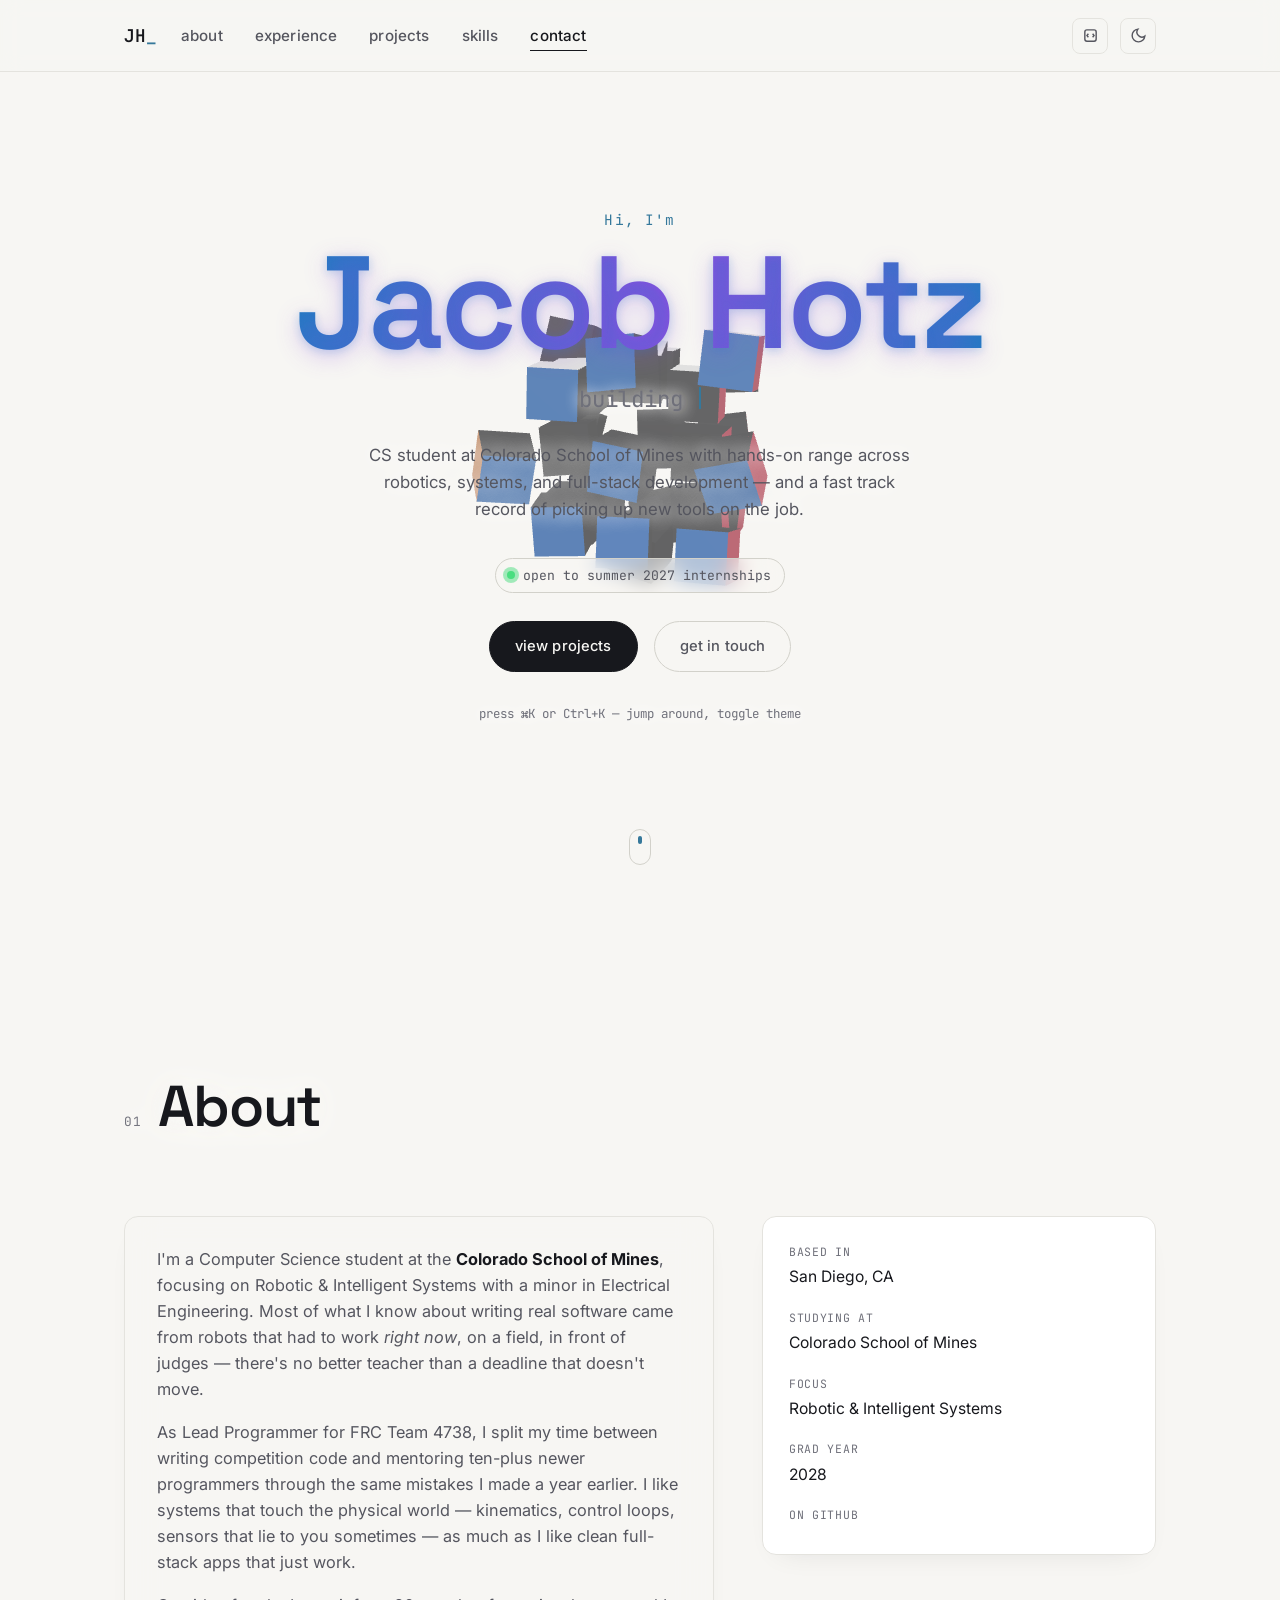
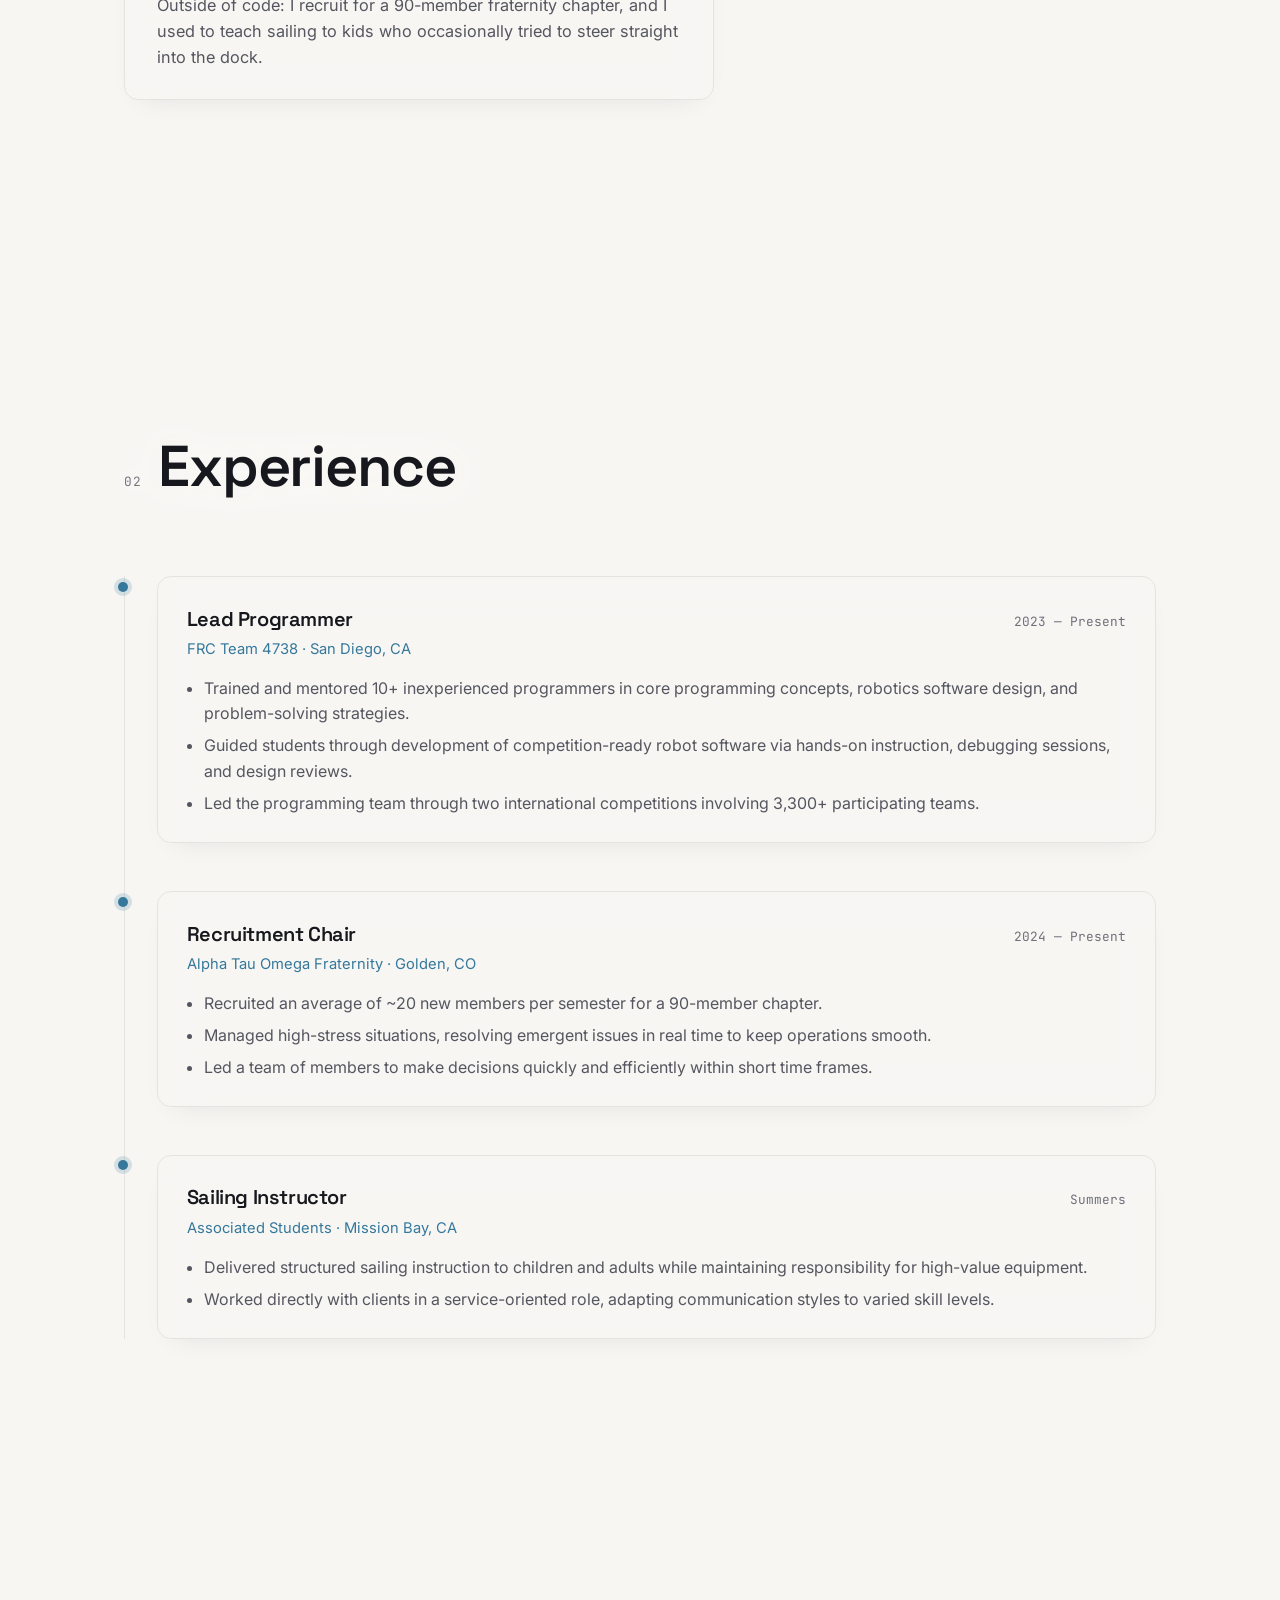
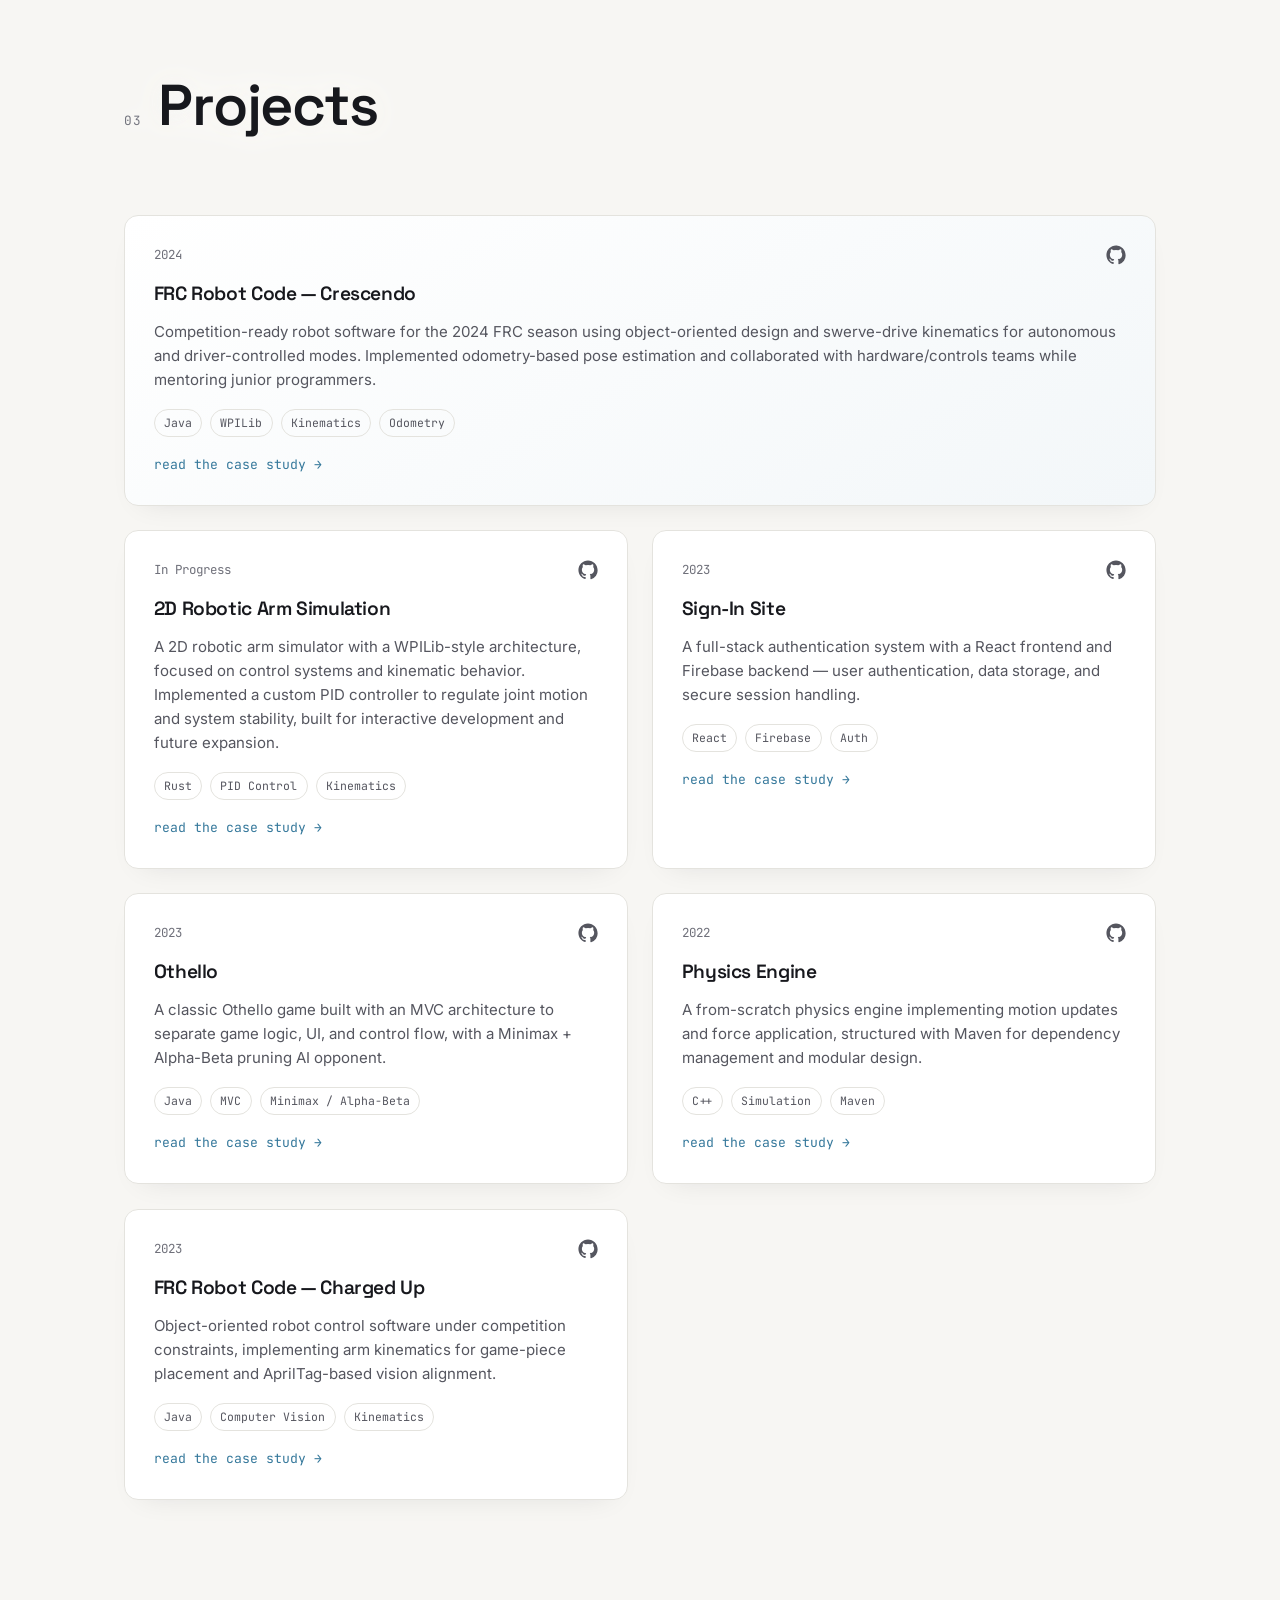
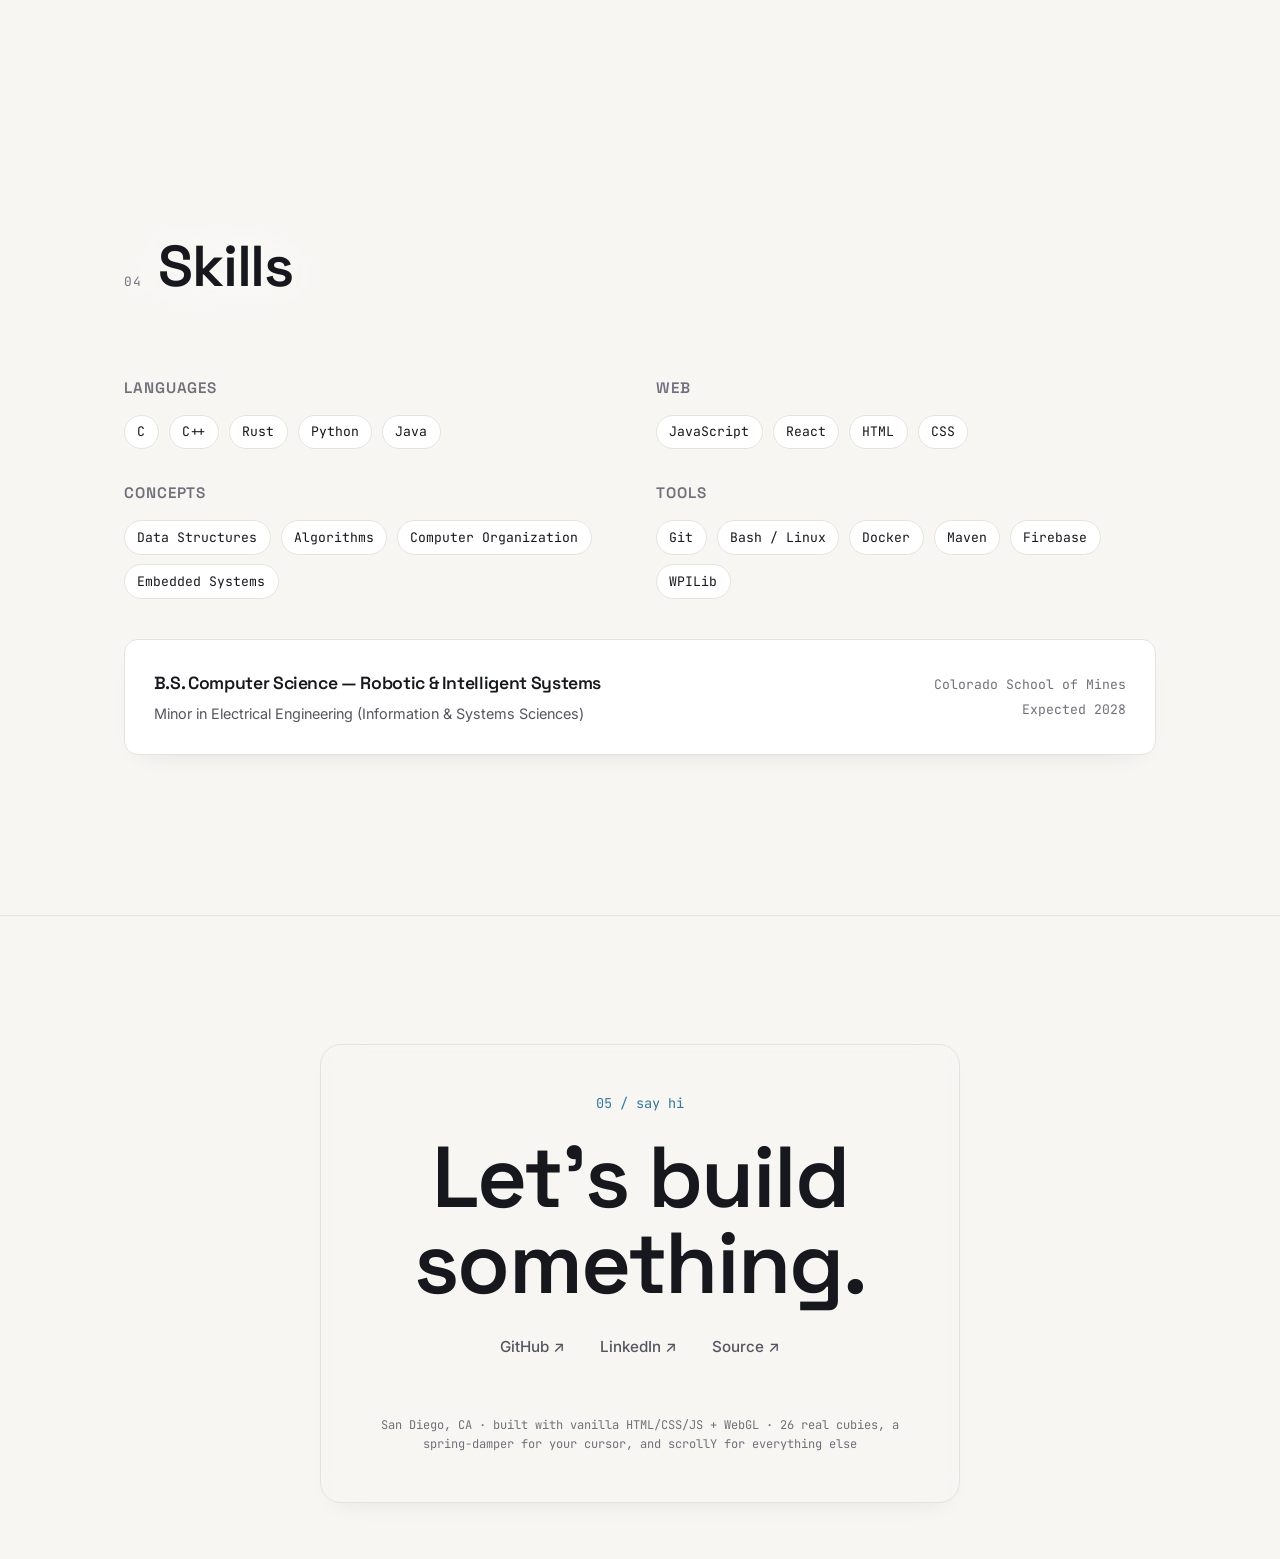
<file: index.html>
<!DOCTYPE html>
<html lang="en">
<head>
<meta charset="UTF-8">
<meta name="viewport" content="width=device-width, initial-scale=1.0">
<title>Jacob Hotz — CS Student & Robotics Programmer</title>
<meta name="description" content="Portfolio of Jacob Hotz, a Computer Science student at Colorado School of Mines with hands-on experience in robotics, systems, and full-stack development.">
<link rel="canonical" href="https://jacueblol.github.io/">
<meta name="theme-color" content="#0b0c10">

<meta property="og:type" content="website">
<meta property="og:url" content="https://jacueblol.github.io/">
<meta property="og:title" content="Jacob Hotz — CS Student & Robotics Programmer">
<meta property="og:description" content="CS student at Colorado School of Mines with hands-on range across robotics, systems, and full-stack development.">
<meta property="og:image" content="https://jacueblol.github.io/assets/og-image.png">
<meta property="og:image:width" content="1200">
<meta property="og:image:height" content="630">

<meta name="twitter:card" content="summary_large_image">
<meta name="twitter:title" content="Jacob Hotz — CS Student & Robotics Programmer">
<meta name="twitter:description" content="CS student at Colorado School of Mines with hands-on range across robotics, systems, and full-stack development.">
<meta name="twitter:image" content="https://jacueblol.github.io/assets/og-image.png">

<link rel="icon" type="image/svg+xml" href="assets/favicon.svg">
<link rel="apple-touch-icon" href="assets/apple-touch-icon.png">
<link rel="manifest" href="site.webmanifest">
<link rel="preconnect" href="https://fonts.googleapis.com">
<link rel="preconnect" href="https://fonts.gstatic.com" crossorigin>
<link rel="modulepreload" href="js/vendor/three.module.js">
<link href="https://fonts.googleapis.com/css2?family=Space+Grotesk:wght@400;500;600;700&family=Inter:wght@400;500;600&family=JetBrains+Mono:wght@400;500;600&display=swap" rel="stylesheet">
<link rel="stylesheet" href="css/style.css">
<script type="application/ld+json">
{
  "@context": "https://schema.org",
  "@type": "Person",
  "name": "Jacob Hotz",
  "url": "https://jacueblol.github.io/",
  "image": "https://jacueblol.github.io/assets/og-image.png",
  "jobTitle": "Computer Science Student",
  "description": "CS student at Colorado School of Mines with hands-on range across robotics, systems, and full-stack development.",
  "alumniOf": {
    "@type": "CollegeOrUniversity",
    "name": "Colorado School of Mines"
  },
  "sameAs": [
    "https://github.com/jacueblol",
    "https://linkedin.com/in/jacob-hotz"
  ]
}
</script>
</head>
<body>

<div class="scroll-progress" id="scrollProgress" aria-hidden="true"></div>

<canvas id="cube-canvas" aria-hidden="true"></canvas>

<a class="skip-link" href="#main">Skip to content</a>

<header class="nav-wrap">
  <nav class="nav">
    <a href="#hero" class="nav-logo" aria-label="Jacob Hotz — home">JH<span class="cursor-blink">_</span></a>
    <button class="nav-toggle" id="navToggle" aria-expanded="false" aria-controls="navLinks" aria-label="Toggle navigation">
      <span></span><span></span><span></span>
    </button>
    <ul class="nav-links" id="navLinks">
      <li><a href="#about" data-nav>about</a></li>
      <li><a href="#experience" data-nav>experience</a></li>
      <li><a href="#projects" data-nav>projects</a></li>
      <li><a href="#skills" data-nav>skills</a></li>
      <li><a href="#contact" data-nav>contact</a></li>
    </ul>
    <div class="nav-actions">
      <button id="commandPaletteToggle" class="icon-btn" aria-label="Open quick navigation (Ctrl+K)" title="Quick nav (Ctrl+K)">
        <svg class="icon" viewBox="0 0 24 24" fill="none" stroke="currentColor" stroke-width="2"><rect x="4" y="4" width="16" height="16" rx="3"/><path d="M9 9.5 7 12l2 2.5M15 9.5 17 12l-2 2.5"/></svg>
      </button>
      <button id="themeToggle" class="icon-btn" aria-label="Toggle color theme" title="Toggle theme">
        <svg class="icon icon-sun" viewBox="0 0 24 24" fill="none" stroke="currentColor" stroke-width="2"><circle cx="12" cy="12" r="4"/><path d="M12 2v2M12 20v2M4.93 4.93l1.41 1.41M17.66 17.66l1.41 1.41M2 12h2M20 12h2M4.93 19.07l1.41-1.41M17.66 6.34l1.41-1.41"/></svg>
        <svg class="icon icon-moon" viewBox="0 0 24 24" fill="none" stroke="currentColor" stroke-width="2"><path d="M21 12.79A9 9 0 1 1 11.21 3 7 7 0 0 0 21 12.79z"/></svg>
      </button>
    </div>
  </nav>
</header>

<main id="main">

  <section id="hero" class="hero">
    <div class="hero-inner">
      <p class="eyebrow" data-reveal>Hi, I&apos;m</p>
      <h1 class="hero-name" data-reveal>Jacob Hotz</h1>
      <p class="hero-role" data-reveal>
        <span class="role-prefix">building</span>
        <span class="role-rotator" id="roleRotator" aria-live="polite"></span>
      </p>
      <p class="hero-blurb" data-reveal>
        CS student at Colorado School of Mines with hands-on range across robotics, systems,
        and full-stack development — and a fast track record of picking up new tools on the job.
      </p>
      <p class="availability-badge" data-reveal><span class="pulse-dot" aria-hidden="true"></span>open to summer 2027 internships</p>
      <div class="hero-cta" data-reveal>
        <a href="#projects" class="btn btn-primary">view projects</a>
        <a href="#contact" class="btn btn-ghost">get in touch</a>
      </div>
      <p class="hero-hint" data-reveal>press ⌘K or Ctrl+K — jump around, toggle theme</p>
    </div>
    <a href="#about" class="scroll-cue" aria-label="Scroll to About section">
      <span></span>
    </a>
  </section>

  <section id="about" class="section">
    <div class="section-head" data-reveal>
      <span class="section-tag">01</span>
      <h2>About</h2>
    </div>
    <div class="about-grid">
      <div class="about-text" data-reveal>
        <p>
          I'm a Computer Science student at the <strong>Colorado School of Mines</strong>, focusing on
          Robotic &amp; Intelligent Systems with a minor in Electrical Engineering. Most of what I know
          about writing real software came from robots that had to work <em>right now</em>, on a field,
          in front of judges — there's no better teacher than a deadline that doesn't move.
        </p>
        <p>
          As Lead Programmer for FRC Team 4738, I split my time between writing competition code and
          mentoring ten-plus newer programmers through the same mistakes I made a year earlier. I like
          systems that touch the physical world — kinematics, control loops, sensors that lie to you
          sometimes — as much as I like clean full-stack apps that just work.
        </p>
        <p>
          Outside of code: I recruit for a 90-member fraternity chapter, and I used to teach sailing to
          kids who occasionally tried to steer straight into the dock.
        </p>
      </div>
      <div class="about-facts" data-reveal>
        <div class="fact">
          <span class="fact-label">based in</span>
          <span class="fact-value">San Diego, CA</span>
        </div>
        <div class="fact">
          <span class="fact-label">studying at</span>
          <span class="fact-value">Colorado School of Mines</span>
        </div>
        <div class="fact">
          <span class="fact-label">focus</span>
          <span class="fact-value">Robotic &amp; Intelligent Systems</span>
        </div>
        <div class="fact">
          <span class="fact-label">grad year</span>
          <span class="fact-value">2028</span>
        </div>
        <div class="fact" id="githubStatFact" hidden>
          <span class="fact-label">on github</span>
          <span class="fact-value" id="githubStatValue"></span>
        </div>
      </div>
    </div>
  </section>

  <section id="experience" class="section">
    <div class="section-head" data-reveal>
      <span class="section-tag">02</span>
      <h2>Experience</h2>
    </div>
    <div class="timeline">

      <article class="timeline-item" data-reveal>
        <div class="timeline-marker"></div>
        <div class="timeline-content">
          <div class="timeline-top">
            <h3>Lead Programmer</h3>
            <span class="timeline-date">2023 — Present</span>
          </div>
          <p class="timeline-org">FRC Team 4738 · San Diego, CA</p>
          <ul>
            <li>Trained and mentored 10+ inexperienced programmers in core programming concepts, robotics software design, and problem-solving strategies.</li>
            <li>Guided students through development of competition-ready robot software via hands-on instruction, debugging sessions, and design reviews.</li>
            <li>Led the programming team through two international competitions involving 3,300+ participating teams.</li>
          </ul>
        </div>
      </article>

      <article class="timeline-item" data-reveal>
        <div class="timeline-marker"></div>
        <div class="timeline-content">
          <div class="timeline-top">
            <h3>Recruitment Chair</h3>
            <span class="timeline-date">2024 — Present</span>
          </div>
          <p class="timeline-org">Alpha Tau Omega Fraternity · Golden, CO</p>
          <ul>
            <li>Recruited an average of ~20 new members per semester for a 90-member chapter.</li>
            <li>Managed high-stress situations, resolving emergent issues in real time to keep operations smooth.</li>
            <li>Led a team of members to make decisions quickly and efficiently within short time frames.</li>
          </ul>
        </div>
      </article>

      <article class="timeline-item" data-reveal>
        <div class="timeline-marker"></div>
        <div class="timeline-content">
          <div class="timeline-top">
            <h3>Sailing Instructor</h3>
            <span class="timeline-date">Summers</span>
          </div>
          <p class="timeline-org">Associated Students · Mission Bay, CA</p>
          <ul>
            <li>Delivered structured sailing instruction to children and adults while maintaining responsibility for high-value equipment.</li>
            <li>Worked directly with clients in a service-oriented role, adapting communication styles to varied skill levels.</li>
          </ul>
        </div>
      </article>

    </div>
  </section>

  <section id="projects" class="section">
    <div class="section-head" data-reveal>
      <span class="section-tag">03</span>
      <h2>Projects</h2>
    </div>

    <div class="project-grid">

      <article class="project-card project-card-feature" data-reveal>
        <div class="project-top">
          <span class="project-year">2024</span>
          <div class="project-links">
            <a href="https://github.com/jacueblol/AdvantageKit_Swerve_Patribots" target="_blank" rel="noopener" aria-label="View FRC Crescendo code on GitHub">
              <svg class="icon" viewBox="0 0 24 24" fill="currentColor"><path d="M12 .5C5.65.5.5 5.65.5 12c0 5.09 3.29 9.4 7.86 10.93.58.1.79-.25.79-.56 0-.27-.01-1.17-.02-2.12-3.2.7-3.88-1.36-3.88-1.36-.52-1.33-1.28-1.68-1.28-1.68-1.04-.71.08-.7.08-.7 1.15.08 1.76 1.18 1.76 1.18 1.03 1.76 2.7 1.25 3.36.96.1-.75.4-1.25.73-1.54-2.55-.29-5.24-1.28-5.24-5.69 0-1.26.45-2.29 1.18-3.1-.12-.29-.51-1.46.11-3.05 0 0 .97-.31 3.18 1.18a11 11 0 0 1 5.8 0c2.2-1.49 3.17-1.18 3.17-1.18.63 1.59.24 2.76.12 3.05.74.81 1.18 1.84 1.18 3.1 0 4.42-2.7 5.4-5.26 5.68.42.36.78 1.07.78 2.16 0 1.56-.01 2.82-.01 3.2 0 .31.21.67.8.56A10.52 10.52 0 0 0 23.5 12c0-6.35-5.15-11.5-11.5-11.5Z"/></svg>
            </a>
          </div>
        </div>
        <h3>FRC Robot Code — Crescendo</h3>
        <p>
          Competition-ready robot software for the 2024 FRC season using object-oriented design and
          swerve-drive kinematics for autonomous and driver-controlled modes. Implemented odometry-based
          pose estimation and collaborated with hardware/controls teams while mentoring junior programmers.
        </p>
        <div class="project-tags">
          <span>Java</span><span>WPILib</span><span>Kinematics</span><span>Odometry</span>
        </div>
        <button class="project-more" data-case="crescendo">read the case study →</button>
      </article>

      <article class="project-card" data-reveal>
        <div class="project-top">
          <span class="project-year">In Progress</span>
          <div class="project-links">
            <a href="https://github.com/jacueblol/2D-Arm" target="_blank" rel="noopener" aria-label="View 2D Robotic Arm Simulation on GitHub">
              <svg class="icon" viewBox="0 0 24 24" fill="currentColor"><path d="M12 .5C5.65.5.5 5.65.5 12c0 5.09 3.29 9.4 7.86 10.93.58.1.79-.25.79-.56 0-.27-.01-1.17-.02-2.12-3.2.7-3.88-1.36-3.88-1.36-.52-1.33-1.28-1.68-1.28-1.68-1.04-.71.08-.7.08-.7 1.15.08 1.76 1.18 1.76 1.18 1.03 1.76 2.7 1.25 3.36.96.1-.75.4-1.25.73-1.54-2.55-.29-5.24-1.28-5.24-5.69 0-1.26.45-2.29 1.18-3.1-.12-.29-.51-1.46.11-3.05 0 0 .97-.31 3.18 1.18a11 11 0 0 1 5.8 0c2.2-1.49 3.17-1.18 3.17-1.18.63 1.59.24 2.76.12 3.05.74.81 1.18 1.84 1.18 3.1 0 4.42-2.7 5.4-5.26 5.68.42.36.78 1.07.78 2.16 0 1.56-.01 2.82-.01 3.2 0 .31.21.67.8.56A10.52 10.52 0 0 0 23.5 12c0-6.35-5.15-11.5-11.5-11.5Z"/></svg>
            </a>
          </div>
        </div>
        <h3>2D Robotic Arm Simulation</h3>
        <p>
          A 2D robotic arm simulator with a WPILib-style architecture, focused on control systems and
          kinematic behavior. Implemented a custom PID controller to regulate joint motion and system
          stability, built for interactive development and future expansion.
        </p>
        <div class="project-tags">
          <span>Rust</span><span>PID Control</span><span>Kinematics</span>
        </div>
        <button class="project-more" data-case="arm-sim">read the case study →</button>
      </article>

      <article class="project-card" data-reveal>
        <div class="project-top">
          <span class="project-year">2023</span>
          <div class="project-links">
            <a href="https://github.com/jacueblol/signin-site" target="_blank" rel="noopener" aria-label="View Sign-In Site on GitHub">
              <svg class="icon" viewBox="0 0 24 24" fill="currentColor"><path d="M12 .5C5.65.5.5 5.65.5 12c0 5.09 3.29 9.4 7.86 10.93.58.1.79-.25.79-.56 0-.27-.01-1.17-.02-2.12-3.2.7-3.88-1.36-3.88-1.36-.52-1.33-1.28-1.68-1.28-1.68-1.04-.71.08-.7.08-.7 1.15.08 1.76 1.18 1.76 1.18 1.03 1.76 2.7 1.25 3.36.96.1-.75.4-1.25.73-1.54-2.55-.29-5.24-1.28-5.24-5.69 0-1.26.45-2.29 1.18-3.1-.12-.29-.51-1.46.11-3.05 0 0 .97-.31 3.18 1.18a11 11 0 0 1 5.8 0c2.2-1.49 3.17-1.18 3.17-1.18.63 1.59.24 2.76.12 3.05.74.81 1.18 1.84 1.18 3.1 0 4.42-2.7 5.4-5.26 5.68.42.36.78 1.07.78 2.16 0 1.56-.01 2.82-.01 3.2 0 .31.21.67.8.56A10.52 10.52 0 0 0 23.5 12c0-6.35-5.15-11.5-11.5-11.5Z"/></svg>
            </a>
          </div>
        </div>
        <h3>Sign-In Site</h3>
        <p>
          A full-stack authentication system with a React frontend and Firebase backend — user
          authentication, data storage, and secure session handling.
        </p>
        <div class="project-tags">
          <span>React</span><span>Firebase</span><span>Auth</span>
        </div>
        <button class="project-more" data-case="signin">read the case study →</button>
      </article>

      <article class="project-card" data-reveal>
        <div class="project-top">
          <span class="project-year">2023</span>
          <div class="project-links">
            <a href="https://github.com/jacueblol/MVC-Othello" target="_blank" rel="noopener" aria-label="View Othello on GitHub">
              <svg class="icon" viewBox="0 0 24 24" fill="currentColor"><path d="M12 .5C5.65.5.5 5.65.5 12c0 5.09 3.29 9.4 7.86 10.93.58.1.79-.25.79-.56 0-.27-.01-1.17-.02-2.12-3.2.7-3.88-1.36-3.88-1.36-.52-1.33-1.28-1.68-1.28-1.68-1.04-.71.08-.7.08-.7 1.15.08 1.76 1.18 1.76 1.18 1.03 1.76 2.7 1.25 3.36.96.1-.75.4-1.25.73-1.54-2.55-.29-5.24-1.28-5.24-5.69 0-1.26.45-2.29 1.18-3.1-.12-.29-.51-1.46.11-3.05 0 0 .97-.31 3.18 1.18a11 11 0 0 1 5.8 0c2.2-1.49 3.17-1.18 3.17-1.18.63 1.59.24 2.76.12 3.05.74.81 1.18 1.84 1.18 3.1 0 4.42-2.7 5.4-5.26 5.68.42.36.78 1.07.78 2.16 0 1.56-.01 2.82-.01 3.2 0 .31.21.67.8.56A10.52 10.52 0 0 0 23.5 12c0-6.35-5.15-11.5-11.5-11.5Z"/></svg>
            </a>
          </div>
        </div>
        <h3>Othello</h3>
        <p>
          A classic Othello game built with an MVC architecture to separate game logic, UI, and
          control flow, with a Minimax + Alpha-Beta pruning AI opponent.
        </p>
        <div class="project-tags">
          <span>Java</span><span>MVC</span><span>Minimax / Alpha-Beta</span>
        </div>
        <button class="project-more" data-case="othello">read the case study →</button>
      </article>

      <article class="project-card" data-reveal>
        <div class="project-top">
          <span class="project-year">2022</span>
          <div class="project-links">
            <a href="https://github.com/jacueblol/Physics-Engine" target="_blank" rel="noopener" aria-label="View Physics Engine on GitHub">
              <svg class="icon" viewBox="0 0 24 24" fill="currentColor"><path d="M12 .5C5.65.5.5 5.65.5 12c0 5.09 3.29 9.4 7.86 10.93.58.1.79-.25.79-.56 0-.27-.01-1.17-.02-2.12-3.2.7-3.88-1.36-3.88-1.36-.52-1.33-1.28-1.68-1.28-1.68-1.04-.71.08-.7.08-.7 1.15.08 1.76 1.18 1.76 1.18 1.03 1.76 2.7 1.25 3.36.96.1-.75.4-1.25.73-1.54-2.55-.29-5.24-1.28-5.24-5.69 0-1.26.45-2.29 1.18-3.1-.12-.29-.51-1.46.11-3.05 0 0 .97-.31 3.18 1.18a11 11 0 0 1 5.8 0c2.2-1.49 3.17-1.18 3.17-1.18.63 1.59.24 2.76.12 3.05.74.81 1.18 1.84 1.18 3.1 0 4.42-2.7 5.4-5.26 5.68.42.36.78 1.07.78 2.16 0 1.56-.01 2.82-.01 3.2 0 .31.21.67.8.56A10.52 10.52 0 0 0 23.5 12c0-6.35-5.15-11.5-11.5-11.5Z"/></svg>
            </a>
          </div>
        </div>
        <h3>Physics Engine</h3>
        <p>
          A from-scratch physics engine implementing motion updates and force application, structured
          with Maven for dependency management and modular design.
        </p>
        <div class="project-tags">
          <span>C++</span><span>Simulation</span><span>Maven</span>
        </div>
        <button class="project-more" data-case="physics-engine">read the case study →</button>
      </article>

      <article class="project-card" data-reveal>
        <div class="project-top">
          <span class="project-year">2023</span>
          <div class="project-links">
            <a href="https://github.com/jacueblol?tab=repositories&q=CSCI210" target="_blank" rel="noopener" aria-label="View FRC Charged Up related repositories on GitHub">
              <svg class="icon" viewBox="0 0 24 24" fill="currentColor"><path d="M12 .5C5.65.5.5 5.65.5 12c0 5.09 3.29 9.4 7.86 10.93.58.1.79-.25.79-.56 0-.27-.01-1.17-.02-2.12-3.2.7-3.88-1.36-3.88-1.36-.52-1.33-1.28-1.68-1.28-1.68-1.04-.71.08-.7.08-.7 1.15.08 1.76 1.18 1.76 1.18 1.03 1.76 2.7 1.25 3.36.96.1-.75.4-1.25.73-1.54-2.55-.29-5.24-1.28-5.24-5.69 0-1.26.45-2.29 1.18-3.1-.12-.29-.51-1.46.11-3.05 0 0 .97-.31 3.18 1.18a11 11 0 0 1 5.8 0c2.2-1.49 3.17-1.18 3.17-1.18.63 1.59.24 2.76.12 3.05.74.81 1.18 1.84 1.18 3.1 0 4.42-2.7 5.4-5.26 5.68.42.36.78 1.07.78 2.16 0 1.56-.01 2.82-.01 3.2 0 .31.21.67.8.56A10.52 10.52 0 0 0 23.5 12c0-6.35-5.15-11.5-11.5-11.5Z"/></svg>
            </a>
          </div>
        </div>
        <h3>FRC Robot Code — Charged Up</h3>
        <p>
          Object-oriented robot control software under competition constraints, implementing arm
          kinematics for game-piece placement and AprilTag-based vision alignment.
        </p>
        <div class="project-tags">
          <span>Java</span><span>Computer Vision</span><span>Kinematics</span>
        </div>
        <button class="project-more" data-case="charged-up">read the case study →</button>
      </article>

    </div>
  </section>

  <section id="skills" class="section">
    <div class="section-head" data-reveal>
      <span class="section-tag">04</span>
      <h2>Skills</h2>
    </div>
    <div class="skills-grid">
      <div class="skill-group" data-reveal>
        <h3>Languages</h3>
        <div class="pill-row">
          <span class="pill">C</span><span class="pill">C++</span><span class="pill">Rust</span>
          <span class="pill">Python</span><span class="pill">Java</span>
        </div>
      </div>
      <div class="skill-group" data-reveal>
        <h3>Web</h3>
        <div class="pill-row">
          <span class="pill">JavaScript</span><span class="pill">React</span>
          <span class="pill">HTML</span><span class="pill">CSS</span>
        </div>
      </div>
      <div class="skill-group" data-reveal>
        <h3>Concepts</h3>
        <div class="pill-row">
          <span class="pill">Data Structures</span><span class="pill">Algorithms</span>
          <span class="pill">Computer Organization</span><span class="pill">Embedded Systems</span>
        </div>
      </div>
      <div class="skill-group" data-reveal>
        <h3>Tools</h3>
        <div class="pill-row">
          <span class="pill">Git</span><span class="pill">Bash / Linux</span><span class="pill">Docker</span>
          <span class="pill">Maven</span><span class="pill">Firebase</span><span class="pill">WPILib</span>
        </div>
      </div>
    </div>

    <div class="education-card" data-reveal>
      <div>
        <h3>B.S. Computer Science — Robotic &amp; Intelligent Systems</h3>
        <p>Minor in Electrical Engineering (Information &amp; Systems Sciences)</p>
      </div>
      <div class="education-meta">
        <span>Colorado School of Mines</span>
        <span>Expected 2028</span>
      </div>
    </div>
  </section>

</main>

<footer id="contact" class="footer">
  <div class="footer-inner" data-reveal>
    <p class="footer-eyebrow">05 / say hi</p>
    <h2 class="footer-title">Let's build<br>something.</h2>
    <div class="footer-links">
      <a href="https://github.com/jacueblol" target="_blank" rel="noopener">GitHub ↗</a>
      <a href="https://linkedin.com/in/jacob-hotz" target="_blank" rel="noopener">LinkedIn ↗</a>
      <a href="https://github.com/jacueblol/jacueblol.github.io" target="_blank" rel="noopener">Source ↗</a>
    </div>
    <p class="footer-note">San Diego, CA · built with vanilla HTML/CSS/JS + WebGL · 26 real cubies, a spring-damper for your cursor, and scrollY for everything else</p>
  </div>
</footer>

<dialog id="commandPalette" class="modal command-palette">
  <input type="text" id="commandInput" class="command-input" placeholder="Jump to a section, toggle theme…" autocomplete="off" spellcheck="false" aria-label="Command palette search">
  <ul id="commandList" class="command-list"></ul>
</dialog>

<dialog id="caseStudyModal" class="modal case-study-modal">
  <div class="modal-head">
    <span id="caseStudyYear"></span>
    <div class="modal-head-actions">
      <a id="caseStudyGithub" href="#" target="_blank" rel="noopener">view code ↗</a>
      <button id="caseStudyClose" class="icon-btn" aria-label="Close case study">
        <svg class="icon" viewBox="0 0 24 24" fill="none" stroke="currentColor" stroke-width="2"><path d="M6 6l12 12M18 6 6 18"/></svg>
      </button>
    </div>
  </div>
  <div class="case-study-body">
    <h3 id="caseStudyTitle"></h3>
    <div class="case-study-tags" id="caseStudyTags"></div>
    <div class="case-study-section">
      <span class="case-study-label">the problem</span>
      <p id="caseStudyProblem"></p>
    </div>
    <div class="case-study-section">
      <span class="case-study-label">the approach</span>
      <p id="caseStudyApproach"></p>
    </div>
    <div class="case-study-section">
      <span class="case-study-label">the result</span>
      <p id="caseStudyResult"></p>
    </div>
  </div>
</dialog>

<div id="toast" class="toast" role="status" aria-live="polite"></div>

<script src="js/main.js"></script>
<script type="module" src="js/scene.js"></script>
</body>
</html>
</file>
<file: css/style.css>
/* ---------- tokens ---------- */
:root {
  --bg: #0b0c10;
  --bg-elevated: #121319;
  --text: #f2f3f7;
  --text-dim: #9a9ba8;
  --text-faint: #7b7c92; /* verified >=4.5:1 against both --bg and --bg-elevated, at the small sizes this is used at */
  --accent: #8ecae6;
  --accent-2: #b794f6;
  --border: #23242f;
  --border-strong: #34364a;
  --font-display: 'Space Grotesk', 'Inter', sans-serif;
  --font-body: 'Inter', sans-serif;
  --font-mono: 'JetBrains Mono', monospace;
  --max-width: 1080px;
  --radius: 14px;
  --shadow-card: inset 0 1px 0 rgba(255, 255, 255, 0.04), 0 16px 40px -24px rgba(0, 0, 0, 0.55);
  --shadow-card-hover: inset 0 1px 0 rgba(255, 255, 255, 0.06), 0 22px 52px -24px rgba(0, 0, 0, 0.6);
  color-scheme: dark;
}

:root[data-theme="light"] {
  --bg: #f7f6f3;
  --bg-elevated: #ffffff;
  --text: #17181d;
  --text-dim: #55565f;
  --text-faint: #6f707a; /* verified >=4.5:1 against --bg */
  --accent: #35789b; /* verified >=4.5:1 against --bg */
  --accent-2: #7c5cbf;
  --border: #e4e3de;
  --border-strong: #d2d1ca;
  /* dark theme's shadows lean on a white inset highlight for a glassy
     edge, which just disappears on a white card — light theme instead
     gets a plain, much softer shadow tinted toward --text rather than
     pure black, which reads as elevation without looking heavy */
  --shadow-card: 0 12px 28px -18px rgba(23, 24, 29, 0.12);
  --shadow-card-hover: 0 18px 40px -18px rgba(23, 24, 29, 0.16);
  color-scheme: light;
}

* { box-sizing: border-box; }

html {
  scroll-behavior: smooth;
  /* keeps anchor jumps (nav links, CTA buttons, command-palette "go to"
     commands) from landing a section heading right behind the fixed nav */
  scroll-padding-top: 84px;
}

@media (prefers-reduced-motion: reduce) {
  html { scroll-behavior: auto; }
  *, *::before, *::after {
    animation-duration: 0.001ms !important;
    animation-iteration-count: 1 !important;
    transition-duration: 0.001ms !important;
    scroll-behavior: auto !important;
  }
}

body {
  margin: 0;
  background: var(--bg);
  color: var(--text);
  font-family: var(--font-body);
  line-height: 1.6;
  -webkit-font-smoothing: antialiased;
}

::selection {
  background: var(--accent-2);
  color: var(--bg); /* not a hardcoded dark value — light theme's accent-2 is too mid-toned for dark text at AA */
}

a { color: inherit; text-decoration: none; }

a:focus-visible, button:focus-visible {
  outline: 2px solid var(--accent);
  outline-offset: 3px;
  border-radius: 4px;
}

h1, h2, h3 {
  font-family: var(--font-display);
  font-weight: 600;
  margin: 0;
  letter-spacing: -0.02em;
}

p { margin: 0 0 1em; color: var(--text-dim); }
p:last-child { margin-bottom: 0; }

.skip-link {
  position: absolute;
  left: -999px;
  top: 0;
  background: var(--accent);
  color: var(--bg); /* verified >=4.5:1 in both themes; a hardcoded dark value failed AA against light theme's accent */
  padding: 0.75em 1em;
  z-index: 1000;
  border-radius: 0 0 8px 0;
}
.skip-link:focus { left: 0; }

#cube-canvas {
  position: fixed;
  inset: 0;
  width: 100%;
  height: 100%;
  z-index: 0;
  pointer-events: none;
  opacity: 0; /* JS drives the real opacity via inline style once it's running */
}

.scroll-progress {
  position: fixed;
  top: 0; left: 0;
  width: 100%;
  height: 2px;
  z-index: 200;
  background: linear-gradient(90deg, var(--accent), var(--accent-2));
  transform: scaleX(0);
  transform-origin: left;
  will-change: transform;
}

.icon { width: 20px; height: 20px; display: block; }

/* ---------- nav ---------- */
.nav-wrap {
  position: fixed;
  top: 0; left: 0; right: 0;
  z-index: 100;
  backdrop-filter: blur(10px);
  background: color-mix(in srgb, var(--bg) 78%, transparent);
  border-bottom: 1px solid var(--border);
}

.nav {
  max-width: var(--max-width);
  margin: 0 auto;
  padding: 1.1rem 1.5rem;
  display: flex;
  align-items: center;
  gap: 1.5rem;
}

.nav-logo {
  font-family: var(--font-mono);
  font-weight: 600;
  font-size: 1.1rem;
  color: var(--text);
}
.cursor-blink { animation: blink 1.1s step-end infinite; color: var(--accent); }
@keyframes blink { 50% { opacity: 0; } }

.nav-links {
  list-style: none;
  display: flex;
  gap: 2rem;
  margin: 0;
  padding: 0;
  flex: 1;
}
.nav-links a {
  font-family: var(--font-body);
  font-weight: 500;
  font-size: 0.95rem;
  letter-spacing: 0.01em;
  color: var(--text-dim);
  position: relative;
  transition: color 0.2s ease;
}
.nav-links a::after {
  content: "";
  position: absolute;
  left: 0; right: 0; bottom: -6px;
  height: 1px;
  background: var(--text);
  transform: scaleX(0);
  transform-origin: left;
  transition: transform 0.25s ease;
}
.nav-links a:hover, .nav-links a.active { color: var(--text); }
.nav-links a:hover::after, .nav-links a.active::after { transform: scaleX(1); }

.nav-actions {
  display: flex;
  align-items: center;
  gap: 0.75rem;
}

.icon-btn {
  background: none;
  border: 1px solid var(--border);
  border-radius: 8px;
  width: 36px;
  height: 36px;
  display: flex;
  align-items: center;
  justify-content: center;
  cursor: pointer;
  color: var(--text-dim);
  transition: border-color 0.2s ease, color 0.2s ease;
}
.icon-btn:hover { color: var(--accent); border-color: var(--border-strong); }
.icon-btn .icon { width: 17px; height: 17px; }
.icon-moon { display: none; }
:root[data-theme="light"] .icon-sun { display: none; }
:root[data-theme="light"] .icon-moon { display: block; }

.btn {
  display: inline-flex;
  align-items: center;
  gap: 0.5em;
  padding: 0.85em 1.7em;
  border-radius: 999px;
  font-family: var(--font-body);
  font-weight: 500;
  font-size: 0.92rem;
  letter-spacing: 0.01em;
  border: 1px solid var(--border-strong);
  cursor: pointer;
  transition: transform 0.2s ease, border-color 0.2s ease, background 0.2s ease, color 0.2s ease;
}
.btn-small { padding: 0.55em 1.2em; font-size: 0.85rem; }
.btn-primary { background: var(--text); color: var(--bg); border-color: var(--text); }
.btn-primary:hover { transform: translateY(-2px); }
.btn-ghost { color: var(--text-dim); }
.btn-ghost:hover { color: var(--text); border-color: var(--text); transform: translateY(-2px); }

.nav-toggle {
  display: none;
  background: none;
  border: none;
  width: 32px; height: 32px;
  flex-direction: column;
  justify-content: center;
  gap: 5px;
  cursor: pointer;
}
.nav-toggle span {
  display: block;
  height: 2px;
  background: var(--text);
  border-radius: 2px;
  transition: transform 0.25s ease, opacity 0.2s ease;
}
.nav-toggle.open span:first-child { transform: translateY(7px) rotate(45deg); }
.nav-toggle.open span:nth-child(2) { opacity: 0; }
.nav-toggle.open span:last-child { transform: translateY(-7px) rotate(-45deg); }

/* ---------- hero ---------- */
.hero {
  position: relative;
  z-index: 1;
  min-height: 100vh;
  display: flex;
  align-items: center;
  justify-content: center;
  padding: 6rem 1.5rem 4rem;
}

.hero-inner {
  max-width: 900px;
  text-align: center;
}

/* The hero deliberately has no background panel here — the cube's
   assembled resting state sits centered right behind this text, and a
   panel would bury the site's main feature at the very first thing a
   visitor sees. A background-matched glow keeps the text readable
   without covering what's behind it (same technique as .section-tag /
   .section-head h2 below). */
.eyebrow {
  font-family: var(--font-mono);
  color: var(--accent);
  font-size: 0.9rem;
  letter-spacing: 0.08em;
  margin-bottom: 0.5rem;
  text-shadow: 0 0 16px var(--bg), 0 0 16px var(--bg);
}

.hero-name {
  font-size: clamp(3.4rem, 12vw, 8.2rem);
  line-height: 0.98;
  margin-bottom: 0.9rem;
  background: linear-gradient(100deg, var(--accent) 0%, var(--accent-2) 55%, var(--accent) 100%);
  -webkit-background-clip: text;
  background-clip: text;
  color: transparent;
  -webkit-text-fill-color: transparent; /* without this, some browsers render the gradient as a solid block instead of clipping to the glyphs */
  /* a tight dark edge for contrast against the cube, then layered
     accent-colored blooms for an actual neon glow instead of a shadow */
  text-shadow:
    0 0 4px var(--bg),
    0 0 16px color-mix(in srgb, var(--accent) 75%, transparent),
    0 0 36px color-mix(in srgb, var(--accent-2) 55%, transparent),
    0 0 72px color-mix(in srgb, var(--accent) 30%, transparent);
}
:root[data-theme="light"] .hero-name {
  /* the neon bloom above needs a dark ground to glow against — on light
     theme it would just look hazy. This gets its own treatment rather
     than a dimmed copy: a brighter, more saturated gradient than the
     functional --accent/--accent-2 (which are deliberately darkened for
     text-on-white contrast elsewhere), plus a soft colored drop shadow
     for depth instead of a symmetric halo. */
  background: linear-gradient(100deg, #1f7dc2 0%, #8a4fe0 55%, #1f7dc2 100%);
  -webkit-background-clip: text;
  background-clip: text;
  color: transparent;
  -webkit-text-fill-color: transparent;
  text-shadow:
    0 6px 24px color-mix(in srgb, #8a4fe0 30%, transparent),
    0 2px 10px color-mix(in srgb, #1f7dc2 25%, transparent);
}

.hero-role {
  font-family: var(--font-mono);
  font-size: clamp(1.1rem, 3vw, 1.4rem);
  color: var(--text-dim);
  margin-bottom: 1.5rem;
  min-height: 1.6em;
  text-shadow: 0 0 16px var(--bg), 0 0 16px var(--bg);
}
.role-prefix { color: var(--text-faint); }
.role-rotator { color: var(--text); }
.role-rotator::after {
  content: "";
  display: inline-block;
  width: 2px;
  height: 1em;
  background: var(--accent);
  margin-left: 3px;
  vertical-align: -0.1em;
  animation: blink 1s step-end infinite;
}

.hero-blurb {
  font-size: 1.05rem;
  max-width: 560px;
  margin: 0 auto 2.2rem;
  text-shadow: 0 0 20px var(--bg), 0 0 20px var(--bg);
}

.availability-badge {
  display: inline-flex;
  align-items: center;
  gap: 0.55em;
  font-family: var(--font-mono);
  font-size: 0.82rem;
  color: var(--text-dim);
  border: 1px solid var(--border-strong);
  border-radius: 999px;
  padding: 0.45em 1em 0.45em 0.85em;
  margin: 0 auto 1.8rem;
  background: color-mix(in srgb, var(--bg) 55%, transparent);
  backdrop-filter: blur(10px);
}
.pulse-dot {
  position: relative;
  display: inline-block;
  width: 8px;
  height: 8px;
  border-radius: 50%;
  background: #4ade80;
  flex-shrink: 0;
}
.pulse-dot::after {
  content: "";
  position: absolute;
  inset: -4px;
  border-radius: 50%;
  background: #4ade80;
  opacity: 0.5;
  animation: pulse-ring 2s ease-out infinite;
}
@keyframes pulse-ring {
  0% { transform: scale(0.6); opacity: 0.6; }
  100% { transform: scale(2.2); opacity: 0; }
}

.hero-cta {
  display: flex;
  gap: 1rem;
  justify-content: center;
  margin-bottom: 2rem;
}

.hero-hint {
  font-family: var(--font-mono);
  font-size: 0.78rem;
  color: var(--text-faint);
  margin: 0;
  text-shadow: 0 0 14px var(--bg), 0 0 14px var(--bg);
}

.scroll-cue {
  position: absolute;
  bottom: 2.2rem;
  left: 50%;
  transform: translateX(-50%);
  width: 22px;
  height: 36px;
  border: 1.5px solid var(--border-strong);
  border-radius: 20px;
}
.scroll-cue span {
  position: absolute;
  top: 6px; left: 50%;
  width: 4px; height: 8px;
  background: var(--accent);
  border-radius: 3px;
  transform: translateX(-50%);
  animation: scrollcue 1.8s ease infinite;
}
@keyframes scrollcue {
  0% { top: 6px; opacity: 1; }
  70% { top: 18px; opacity: 0; }
  100% { top: 18px; opacity: 0; }
}

/* ---------- reveal ---------- */
[data-reveal] {
  opacity: 0;
  transform: translateY(18px);
  transition: opacity 0.7s ease, transform 0.7s ease;
}
[data-reveal].visible {
  opacity: 1;
  transform: translateY(0);
}
.hero [data-reveal] { transition-delay: calc(var(--i, 0) * 90ms); }

/* ---------- sections ---------- */
.section {
  position: relative;
  z-index: 1;
  max-width: var(--max-width);
  margin: 0 auto;
  padding: 10rem 1.5rem;
}

.section-head {
  display: flex;
  align-items: baseline;
  gap: 1rem;
  margin-bottom: 4rem;
}
.section-tag {
  font-family: var(--font-mono);
  color: var(--text-faint);
  font-size: 0.8rem;
  letter-spacing: 0.08em;
  text-shadow: 0 0 20px var(--bg), 0 0 20px var(--bg);
}
.section-head h2 {
  font-size: clamp(2.4rem, 5.5vw, 3.6rem);
  /* the cube stays visible behind section headers (no card here), so a
     soft halo matching the page background keeps big text legible over it */
  text-shadow: 0 0 24px var(--bg), 0 0 48px var(--bg);
}

/* ---------- about ---------- */
.about-grid {
  display: grid;
  grid-template-columns: 1.5fr 1fr;
  gap: 3rem;
}
.about-text {
  padding: 1.8rem 2rem;
  border: 1px solid var(--border);
  border-radius: var(--radius);
  background: color-mix(in srgb, var(--bg) 84%, transparent);
  backdrop-filter: blur(16px);
  box-shadow: var(--shadow-card);
  height: fit-content;
}
.about-text p { font-size: 1.02rem; }
.about-text strong { color: var(--text); }
.about-facts {
  display: flex;
  flex-direction: column;
  gap: 1.2rem;
  padding: 1.6rem;
  border: 1px solid var(--border);
  border-radius: var(--radius);
  background: var(--bg-elevated);
  box-shadow: var(--shadow-card);
  height: fit-content;
}
.fact { display: flex; flex-direction: column; gap: 0.2rem; }
.fact-label {
  font-family: var(--font-mono);
  font-size: 0.72rem;
  color: var(--text-faint);
  text-transform: uppercase;
  letter-spacing: 0.06em;
}
.fact-value { font-size: 0.98rem; color: var(--text); }

/* ---------- timeline ---------- */
.timeline {
  position: relative;
  border-left: 1px solid var(--border);
  padding-left: 2rem;
  display: flex;
  flex-direction: column;
  gap: 3rem;
}
.timeline-item { position: relative; }
.timeline-content {
  padding: 1.6rem 1.8rem;
  border: 1px solid var(--border);
  border-radius: var(--radius);
  background: color-mix(in srgb, var(--bg) 84%, transparent);
  backdrop-filter: blur(16px);
  box-shadow: var(--shadow-card);
}
.timeline-marker {
  position: absolute;
  left: -2.44rem;
  top: 0.35rem;
  width: 10px; height: 10px;
  border-radius: 50%;
  background: var(--accent);
  box-shadow: 0 0 0 4px color-mix(in srgb, var(--accent) 18%, transparent);
}
.timeline-top {
  display: flex;
  justify-content: space-between;
  align-items: baseline;
  gap: 1rem;
  flex-wrap: wrap;
}
.timeline-top h3 { font-size: 1.25rem; }
.timeline-date {
  font-family: var(--font-mono);
  font-size: 0.8rem;
  color: var(--text-faint);
  white-space: nowrap;
}
.timeline-org {
  color: var(--accent);
  font-size: 0.92rem;
  margin: 0.2rem 0 0.9rem;
}
.timeline-content ul {
  margin: 0;
  padding-left: 1.1rem;
  color: var(--text-dim);
  display: flex;
  flex-direction: column;
  gap: 0.4rem;
}

/* ---------- projects ---------- */
.project-grid {
  display: grid;
  grid-template-columns: repeat(2, 1fr);
  gap: 1.5rem;
}
.project-card {
  border: 1px solid var(--border);
  border-radius: var(--radius);
  padding: 1.8rem;
  background: var(--bg-elevated);
  box-shadow: var(--shadow-card);
  transition: transform 0.2s ease, border-color 0.25s ease, box-shadow 0.25s ease;
  will-change: transform;
}
.project-card:hover {
  border-color: var(--border-strong);
  box-shadow: var(--shadow-card-hover);
}
.project-card-feature {
  grid-column: 1 / -1;
  background: linear-gradient(150deg, var(--bg-elevated), color-mix(in srgb, var(--accent) 6%, var(--bg-elevated)));
}
.project-top {
  display: flex;
  justify-content: space-between;
  align-items: center;
  margin-bottom: 0.9rem;
}
.project-year {
  font-family: var(--font-mono);
  font-size: 0.78rem;
  color: var(--text-faint);
}
.project-links a { color: var(--text-dim); transition: color 0.2s ease; }
.project-links a:hover { color: var(--accent); }
.project-card h3 { font-size: 1.2rem; margin-bottom: 0.6rem; }
.project-card p { font-size: 0.94rem; margin-bottom: 1.1rem; }
.project-tags {
  display: flex;
  flex-wrap: wrap;
  gap: 0.5rem;
}
.project-tags span {
  font-family: var(--font-mono);
  font-size: 0.72rem;
  color: var(--text-dim);
  border: 1px solid var(--border);
  border-radius: 999px;
  padding: 0.3em 0.8em;
}

.project-more {
  display: inline-flex;
  margin-top: 1.2rem;
  background: none;
  border: none;
  padding: 0;
  font-family: var(--font-mono);
  font-size: 0.82rem;
  color: var(--accent);
  cursor: pointer;
  transition: color 0.2s ease;
}
.project-more:hover { color: var(--accent-2); }

/* ---------- skills ---------- */
.skills-grid {
  display: grid;
  grid-template-columns: repeat(2, 1fr);
  gap: 2rem;
  margin-bottom: 2.5rem;
}
.skill-group h3 {
  font-size: 0.95rem;
  color: var(--text-faint);
  text-transform: uppercase;
  letter-spacing: 0.06em;
  margin-bottom: 0.9rem;
}
.pill-row { display: flex; flex-wrap: wrap; gap: 0.6rem; }
.pill {
  font-family: var(--font-mono);
  font-size: 0.82rem;
  padding: 0.45em 0.95em;
  border-radius: 999px;
  border: 1px solid var(--border);
  color: var(--text);
  background: var(--bg-elevated);
  transition: border-color 0.2s ease, transform 0.2s ease, background 0.2s ease;
}
.pill:hover {
  border-color: var(--accent);
  background: color-mix(in srgb, var(--accent) 12%, var(--bg-elevated));
  transform: translateY(-2px);
}

.education-card {
  display: flex;
  justify-content: space-between;
  align-items: center;
  flex-wrap: wrap;
  gap: 1rem;
  padding: 1.8rem;
  border: 1px solid var(--border);
  border-radius: var(--radius);
  background: var(--bg-elevated);
  box-shadow: var(--shadow-card);
}
.education-card h3 { font-size: 1.1rem; margin-bottom: 0.3rem; }
.education-card p { margin: 0; font-size: 0.9rem; }
.education-meta {
  display: flex;
  flex-direction: column;
  align-items: flex-end;
  gap: 0.3rem;
  font-family: var(--font-mono);
  font-size: 0.82rem;
  color: var(--text-faint);
  text-align: right;
}

/* ---------- footer ---------- */
.footer {
  position: relative;
  z-index: 1;
  border-top: 1px solid var(--border);
  padding: 8rem 1.5rem 3.5rem;
  text-align: center;
}
.footer-inner {
  display: inline-block;
  max-width: 640px;
  padding: 3rem 2.8rem;
  border: 1px solid var(--border);
  border-radius: calc(var(--radius) * 1.5);
  background: color-mix(in srgb, var(--bg) 82%, transparent);
  backdrop-filter: blur(18px);
  box-shadow: var(--shadow-card);
}
.footer-eyebrow {
  font-family: var(--font-mono);
  color: var(--accent);
  font-size: 0.85rem;
  margin-bottom: 1.2rem;
}
.footer-title {
  font-size: clamp(2.8rem, 8vw, 5.4rem);
  line-height: 1;
  margin-bottom: 1.8rem;
}
.footer-links {
  display: flex;
  justify-content: center;
  gap: 2.2rem;
  flex-wrap: wrap;
  margin-bottom: 3.5rem;
  font-family: var(--font-body);
  font-weight: 500;
  font-size: 0.95rem;
  color: var(--text-dim);
}
.footer-links a { transition: color 0.2s ease; }
.footer-links a:hover { color: var(--accent); }
.footer-note {
  font-family: var(--font-mono);
  font-size: 0.75rem;
  color: var(--text-faint);
}

/* ---------- modals (command palette + case study) ---------- */
.modal {
  padding: 0;
  border: 1px solid var(--border-strong);
  border-radius: var(--radius);
  background: var(--bg-elevated);
  color: var(--text);
  box-shadow: var(--shadow-card-hover);
}
.modal::backdrop {
  background: color-mix(in srgb, var(--bg) 65%, transparent);
  backdrop-filter: blur(6px);
}
.modal[open] { animation: modal-in 0.18s ease; }
@keyframes modal-in {
  from { opacity: 0; transform: translateY(8px) scale(0.98); }
  to { opacity: 1; transform: translateY(0) scale(1); }
}

.modal-head {
  display: flex;
  align-items: center;
  justify-content: space-between;
  gap: 1rem;
  padding: 0.9rem 1.2rem;
  border-bottom: 1px solid var(--border);
  font-family: var(--font-mono);
  font-size: 0.85rem;
  flex-shrink: 0;
}
.modal-head-actions {
  display: flex;
  align-items: center;
  gap: 0.9rem;
}
.modal-head-actions a { color: var(--text-dim); transition: color 0.2s ease; }
.modal-head-actions a:hover { color: var(--accent); }
.modal-head-actions .icon-btn { width: 28px; height: 28px; }
.modal-head-actions .icon-btn .icon { width: 14px; height: 14px; }
/* `display` here MUST be scoped to [open] — the native <dialog> default
   (dialog:not([open]) { display: none }) is a UA-stylesheet rule, and any
   unscoped author rule setting display on the element overrides it
   regardless of specificity, which is what was pinning these open. */
.case-study-modal[open] {
  width: min(640px, 92vw);
  max-height: 82vh;
  display: flex;
  flex-direction: column;
}
#caseStudyYear { color: var(--text-faint); }
.case-study-body {
  padding: 1.8rem 2rem 2.2rem;
  overflow-y: auto;
}
.case-study-body h3 {
  font-size: 1.5rem;
  margin-bottom: 0.9rem;
}
.case-study-tags {
  display: flex;
  flex-wrap: wrap;
  gap: 0.5rem;
  margin-bottom: 1.8rem;
}
.case-study-tags span {
  font-family: var(--font-mono);
  font-size: 0.72rem;
  color: var(--text-dim);
  border: 1px solid var(--border);
  border-radius: 999px;
  padding: 0.3em 0.8em;
}
.case-study-section { margin-bottom: 1.5rem; }
.case-study-section:last-child { margin-bottom: 0; }
.case-study-label {
  display: block;
  font-family: var(--font-mono);
  font-size: 0.72rem;
  color: var(--text-faint);
  text-transform: uppercase;
  letter-spacing: 0.06em;
  margin-bottom: 0.4rem;
}
.case-study-section p { font-size: 0.98rem; }

.command-palette[open] {
  position: fixed;
  top: 14vh;
  left: 50%;
  transform: translateX(-50%);
  margin: 0;
  width: min(560px, 92vw);
  max-height: 60vh;
  display: flex;
  flex-direction: column;
  overflow: hidden;
}
.command-input {
  border: 0;
  border-bottom: 1px solid var(--border);
  background: transparent;
  color: var(--text);
  font-family: var(--font-body);
  font-size: 1rem;
  padding: 1.1rem 1.3rem;
  outline: none;
  flex-shrink: 0;
}
.command-input::placeholder { color: var(--text-faint); }
.command-list {
  list-style: none;
  margin: 0;
  padding: 0.5rem;
  overflow-y: auto;
  flex: 1;
  min-height: 0; /* flex items don't shrink below content size without this, so overflow-y never actually engaged */
}
.command-list li {
  display: flex;
  align-items: center;
  justify-content: space-between;
  gap: 1rem;
  padding: 0.7rem 0.8rem;
  border-radius: 8px;
  font-size: 0.92rem;
  color: var(--text-dim);
  cursor: pointer;
}
.command-list li .cmd-hint {
  font-family: var(--font-mono);
  font-size: 0.75rem;
  color: var(--text-faint);
}
.command-list li.selected {
  background: color-mix(in srgb, var(--accent) 14%, var(--bg-elevated));
  color: var(--text);
}
.command-list li.selected .cmd-hint { color: var(--accent); }
.command-list .command-empty {
  color: var(--text-faint);
  font-size: 0.88rem;
  padding: 0.9rem 0.8rem;
  cursor: default;
}

.toast {
  position: fixed;
  left: 50%;
  bottom: 2rem;
  transform: translate(-50%, 12px);
  z-index: 300;
  background: var(--text);
  color: var(--bg);
  font-family: var(--font-mono);
  font-size: 0.85rem;
  padding: 0.7em 1.2em;
  border-radius: 999px;
  opacity: 0;
  pointer-events: none;
  transition: opacity 0.2s ease, transform 0.2s ease;
}
.toast.show { opacity: 1; transform: translate(-50%, 0); }

/* ---------- responsive ---------- */
@media (max-width: 860px) {
  .about-grid { grid-template-columns: 1fr; }
  .project-grid { grid-template-columns: 1fr; }
  .skills-grid { grid-template-columns: 1fr; }
}

@media (max-width: 720px) {
  .nav-links {
    position: fixed;
    top: 64px; left: 0; right: 0;
    flex-direction: column;
    background: var(--bg);
    border-bottom: 1px solid var(--border);
    padding: 1.5rem;
    gap: 1.2rem;
    transform: translateY(-120%);
    transition: transform 0.3s ease;
  }
  .nav-links.open { transform: translateY(0); }
  .nav-toggle { display: flex; }
  .nav-actions .btn-small { display: none; }
  .hero-cta { flex-direction: column; align-items: stretch; }
  .education-card { flex-direction: column; align-items: flex-start; }
  .education-meta { align-items: flex-start; text-align: left; }
  .hero-inner, .footer-inner { padding: 1.8rem 1.5rem; }
  .about-text, .timeline-content { padding: 1.4rem 1.3rem; }
}
</file>
